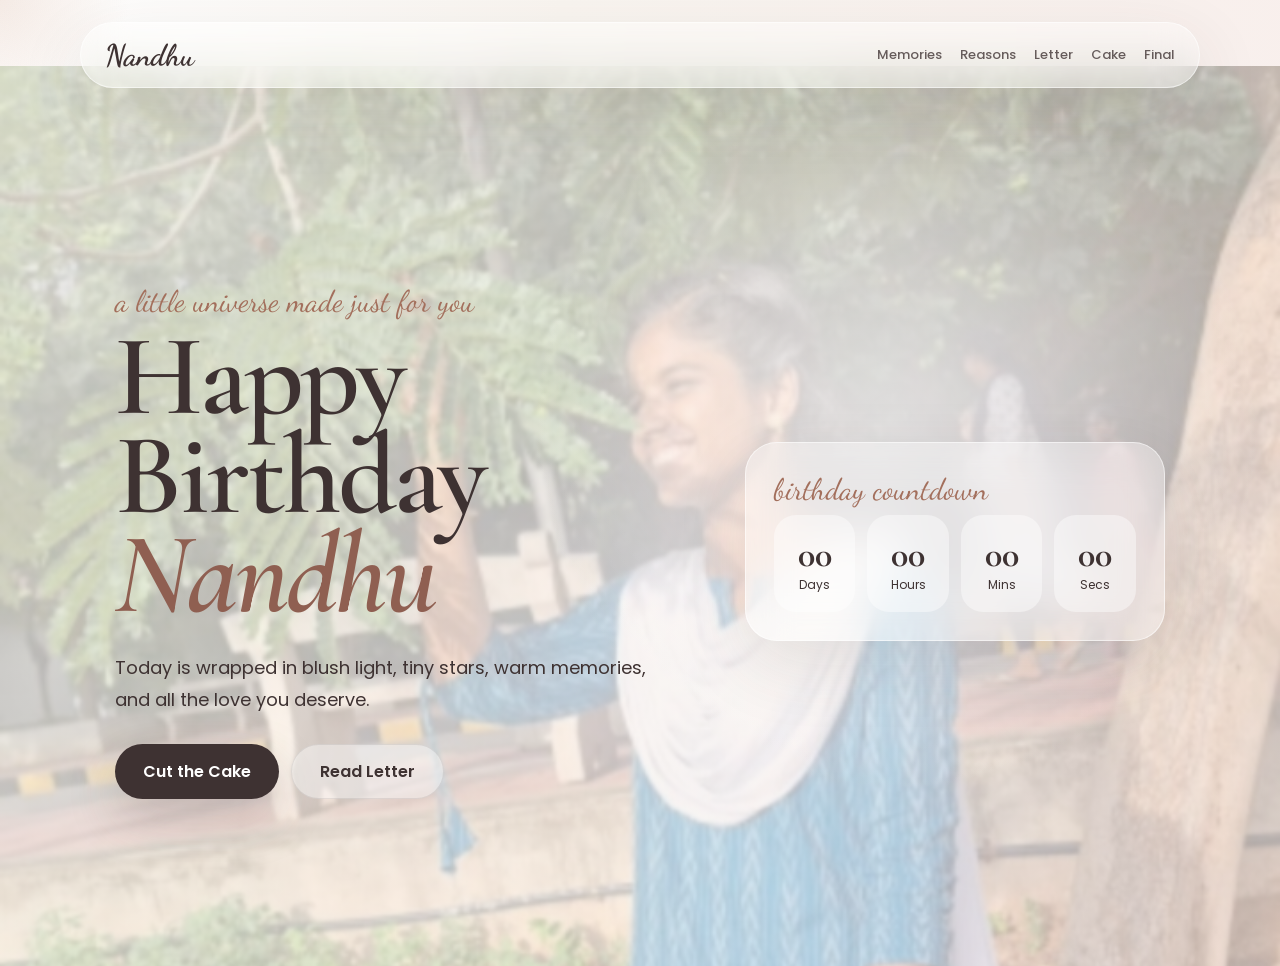
<file: index.html>
<!DOCTYPE html>
<html lang="en">
<head>
  <meta charset="UTF-8" />
  <meta name="viewport" content="width=device-width, initial-scale=1.0" />
  <title>Happy Birthday Nandhu</title>
  <link rel="preconnect" href="https://fonts.googleapis.com" />
  <link rel="preconnect" href="https://fonts.gstatic.com" crossorigin />
  <link href="https://fonts.googleapis.com/css2?family=Cormorant+Garamond:wght@400;500;600;700&family=Dancing+Script:wght@500;600;700&family=Poppins:wght@300;400;500;600;700&display=swap" rel="stylesheet" />
  <link rel="stylesheet" href="style.css" />
</head>
<body style="--hero-image: url('assets/13.jpg');">
  <div class="cursor-glow"></div>
  <div class="floating-bg"></div>

  <nav class="navbar glass">
    <a href="index.html" class="logo">Nandhu</a>
    <div class="nav-links">
      <a href="memories.html">Memories</a>
      <a href="reasons.html">Reasons</a>
      <a href="letter.html">Letter</a>
      <a href="cake.html">Cake</a>
      <a href="final.html">Final</a>
    </div>
  </nav>

  

  <main class="hero page-section">
    <div class="hero-overlay"></div>
    <section class="hero-content reveal">
      <p class="script-text">a little universe made just for you</p>
      <h1>Happy Birthday<br><span>Nandhu</span></h1>
      <p class="hero-desc">Today is wrapped in blush light, tiny stars, warm memories, and all the love you deserve.</p>
      <div class="hero-actions">
        <a class="btn primary" href="cake.html">Cut the Cake</a>
        <a class="btn ghost" href="letter.html">Read Letter</a>
      </div>
    </section>

      
    <aside class="countdown-card glass reveal delay-1">
      <p class="script-text">birthday countdown</p>
      <div class="countdown" id="countdown">
        <div><strong id="days">00</strong><span>Days</span></div>
        <div><strong id="hours">00</strong><span>Hours</span></div>
        <div><strong id="mins">00</strong><span>Mins</span></div>
        <div><strong id="secs">00</strong><span>Secs</span></div>
      </div>
    </aside>
  </main>

  <script src="script.js"></script>
</body>
</html>
</file>
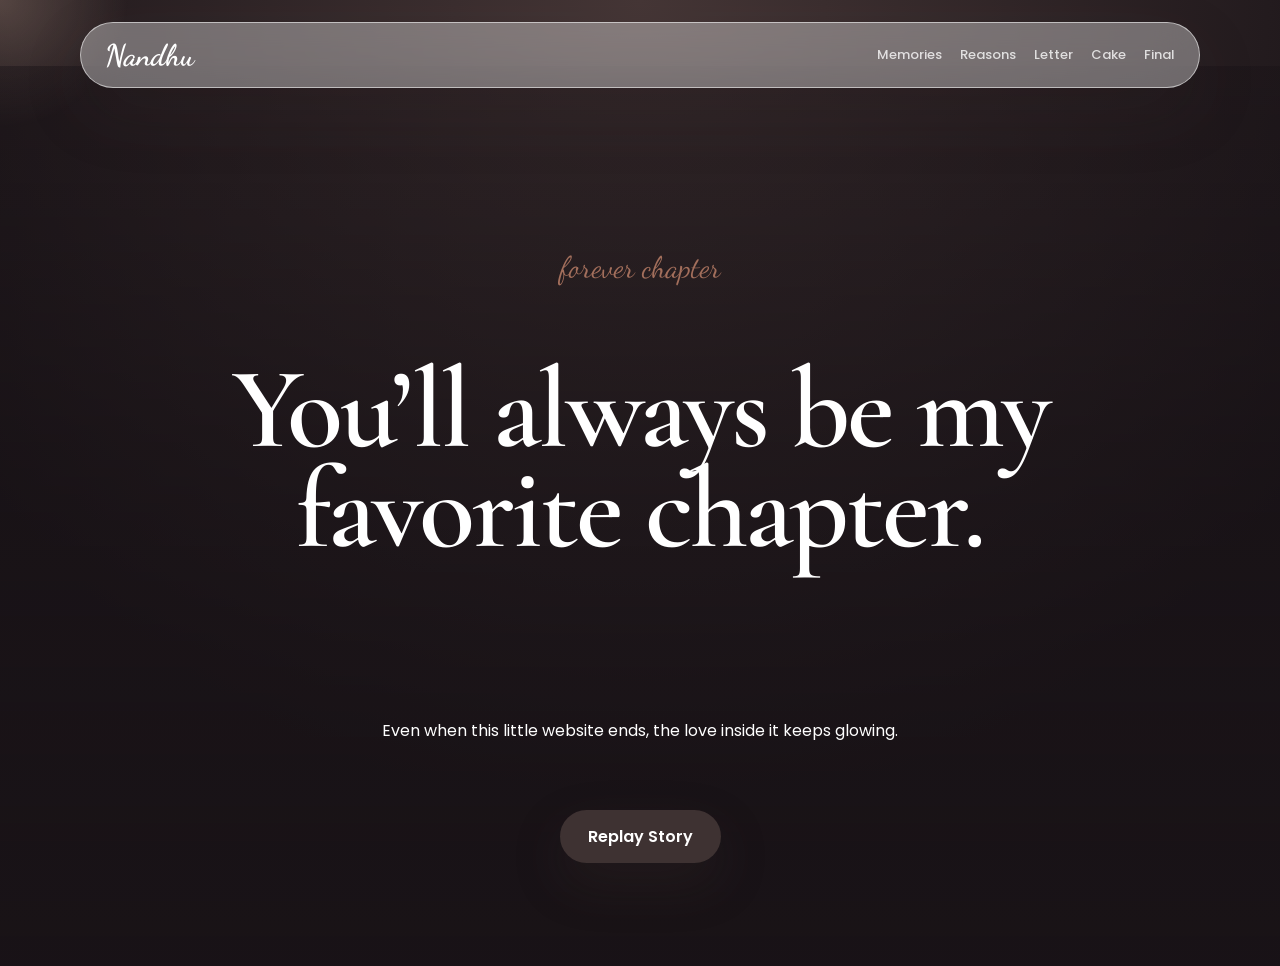
<file: final.html>
<!DOCTYPE html>
<html lang="en">
<head>
  <meta charset="UTF-8" />
  <meta name="viewport" content="width=device-width, initial-scale=1.0" />
  <title>Forever | Nandhu</title>
  <link href="https://fonts.googleapis.com/css2?family=Cormorant+Garamond:wght@400;500;600;700&family=Dancing+Script:wght@500;600;700&family=Poppins:wght@300;400;500;600;700&display=swap" rel="stylesheet" />
  <link rel="stylesheet" href="style.css" />
</head>
<body class="night" style="--final-image: url('assets/');">
  <div class="cursor-glow"></div>

  <nav class="navbar glass">
    <a href="index.html" class="logo">Nandhu</a>
    <div class="nav-links">
      <a href="memories.html">Memories</a>
      <a href="reasons.html">Reasons</a>
      <a href="letter.html">Letter</a>
      <a href="cake.html">Cake</a>
      <a href="final.html">Final</a>
    </div>
  </nav>

  <main class="final-page reveal">
    <p class="script-text">forever chapter</p>
    <h1>You’ll always be my favorite chapter.</h1>
    <br>
    <p>Even when this little website ends, the love inside it keeps glowing.</p>
    <a class="btn primary" href="index.html">Replay Story</a>
  </main>

  <script src="script.js"></script>
</body>
</html>
</file>
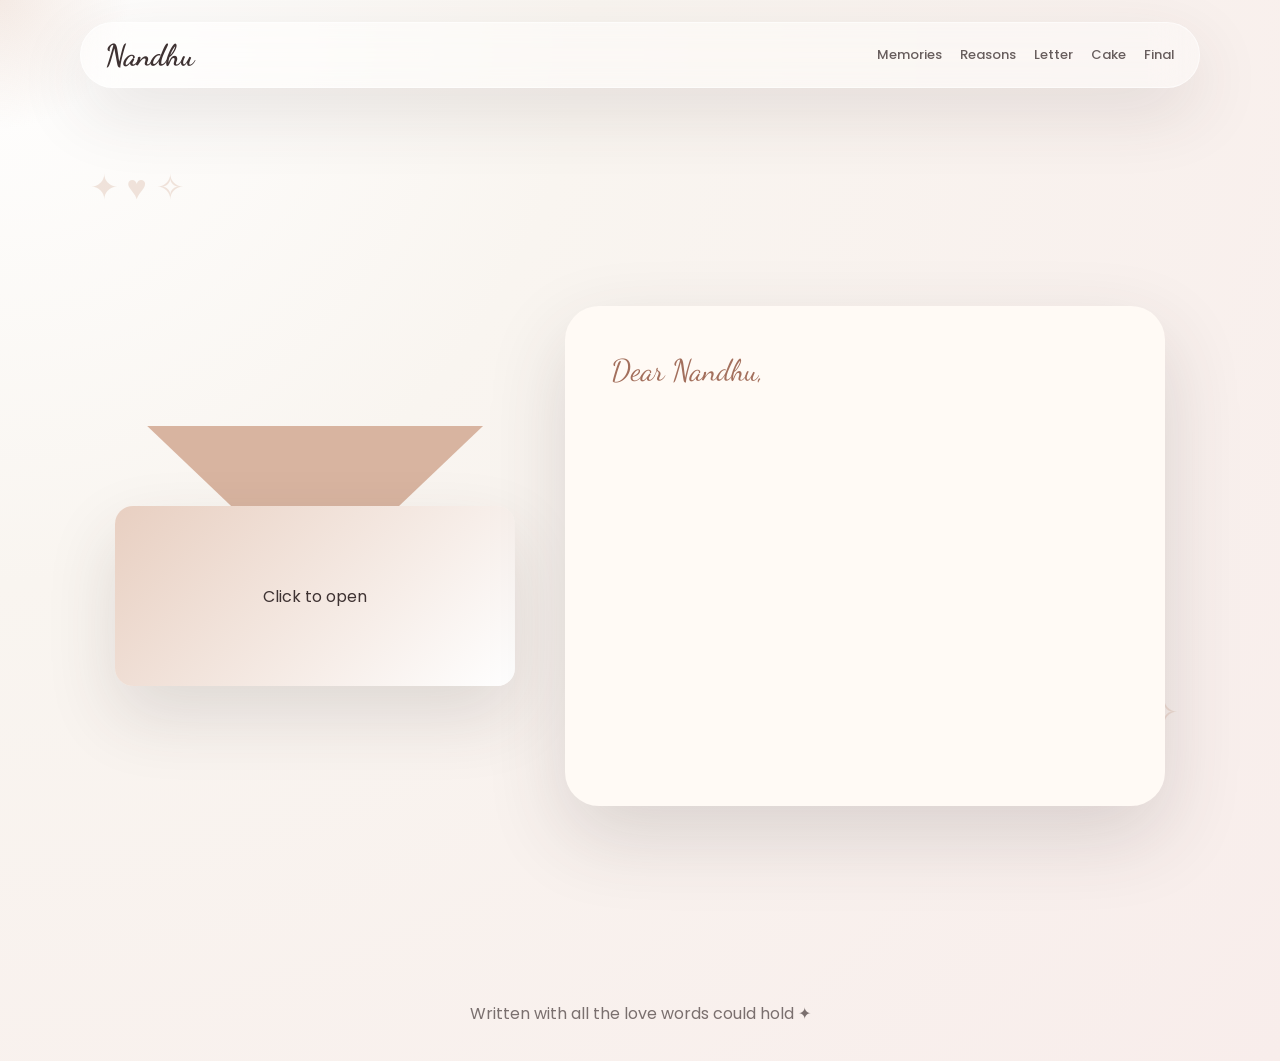
<file: letter.html>
<!DOCTYPE html>
<html lang="en">
<head>
  <meta charset="UTF-8" />
  <meta name="viewport" content="width=device-width, initial-scale=1.0" />
  <title>Letter | Nandhu</title>
  <link href="https://fonts.googleapis.com/css2?family=Cormorant+Garamond:wght@400;500;600;700&family=Dancing+Script:wght@500;600;700&family=Poppins:wght@300;400;500;600;700&display=swap" rel="stylesheet" />
  <link rel="stylesheet" href="style.css" />
</head>
<body>
  <div class="cursor-glow"></div>
  <div class="floating-bg"></div>

  <nav class="navbar glass">
    <a href="index.html" class="logo">Nandhu</a>
    <div class="nav-links">
      <a href="memories.html">Memories</a>
      <a href="reasons.html">Reasons</a>
      <a href="letter.html">Letter</a>
      <a href="cake.html">Cake</a>
      <a href="final.html">Final</a>
    </div>
  </nav>

  <main class="letter-page">
    <section class="envelope reveal" id="envelope">
      <div class="flap"></div>
      <div class="env-body"><p>Click to open</p></div>
    </section>

    <section class="letter-paper reveal delay-1" id="letterPaper">
      <p class="script-text">Dear Nandhu,</p>
      <p id="typedLetter"></p>
    </section>
  </main>

  <footer class="footer">Written with all the love words could hold ✦</footer>
  <script src="script.js"></script>
</body>
</html>
</file>
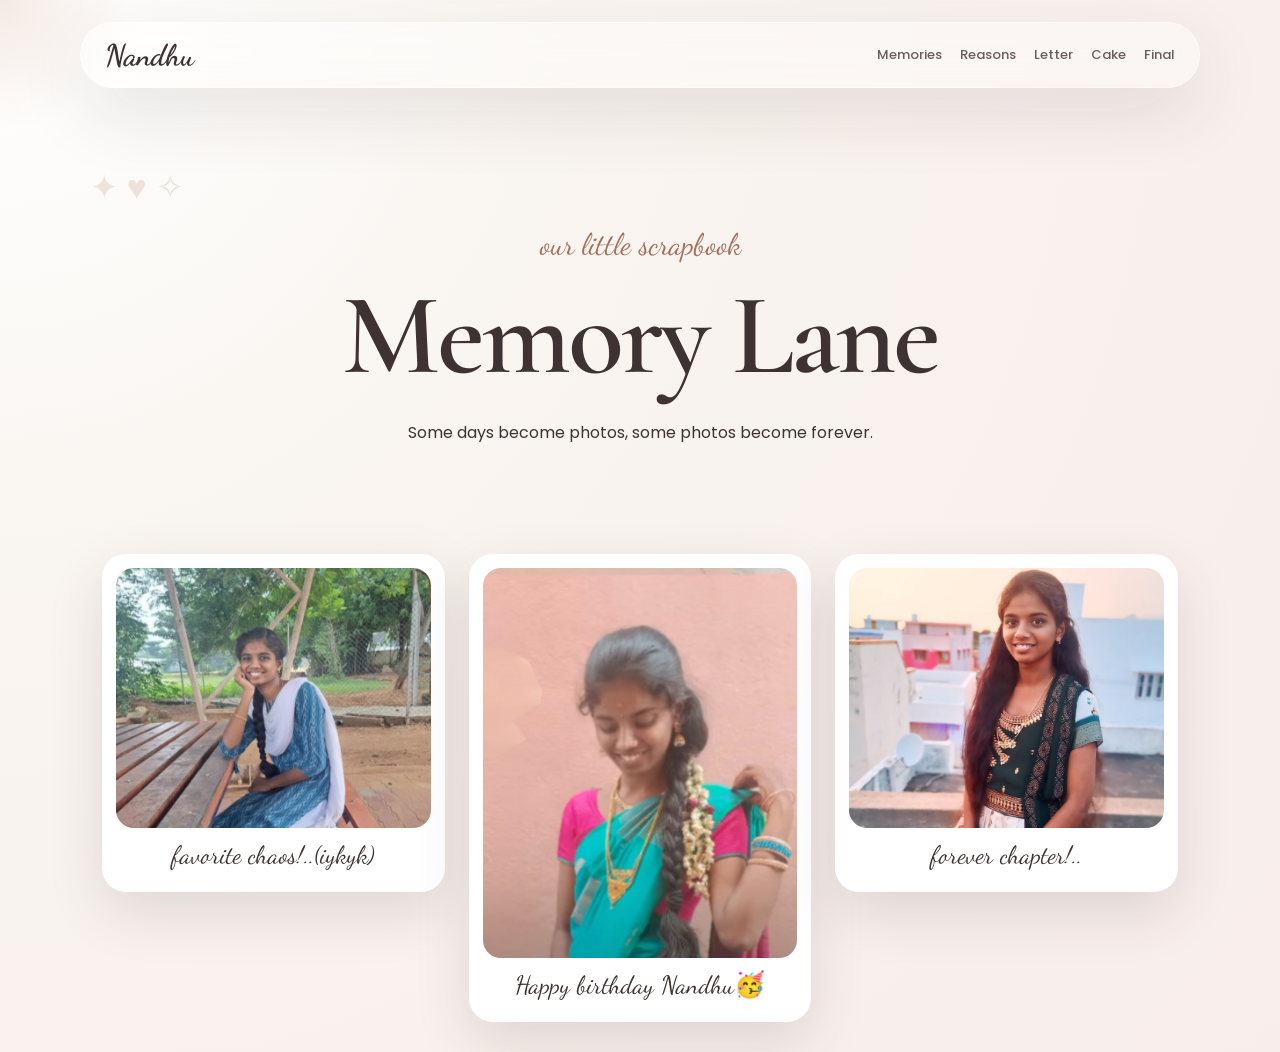
<file: memories.html>
<!DOCTYPE html>
<html lang="en">
<head>
  <meta charset="UTF-8" />
  <meta name="viewport" content="width=device-width, initial-scale=1.0" />
  <title>Memories | Nandhu</title>
  <link href="https://fonts.googleapis.com/css2?family=Cormorant+Garamond:wght@400;500;600;700&family=Dancing+Script:wght@500;600;700&family=Poppins:wght@300;400;500;600;700&display=swap" rel="stylesheet" />
  <link rel="stylesheet" href="style.css" />
</head>
<body>
  <div class="cursor-glow"></div>
  <div class="floating-bg"></div>

  <nav class="navbar glass">
    <a href="index.html" class="logo">Nandhu</a>
    <div class="nav-links">
      <a href="memories.html">Memories</a>
      <a href="reasons.html">Reasons</a>
      <a href="letter.html">Letter</a>
      <a href="cake.html">Cake</a>
      <a href="final.html">Final</a>
    </div>
  </nav>

  <header class="sub-hero reveal">
    <p class="script-text">our little scrapbook</p>
    <h1>Memory Lane</h1>
    <br>
    <p>Some days become photos, some photos become forever.</p>
  </header>

  <section class="masonry">
    <div class="polaroid reveal">
      <div class="photo" style="background-image: url('assets/2.jpg');"></div>
      <center>
      <p>favorite chaos!..(iykyk)</p>
      </center>
    </div>
    <div class="polaroid tall reveal delay-1">
      <div class="photo" style="background-image: url('assets/6.jpg');" >
  
</div>
<center>
      <p>Happy birthday Nandhu🥳</p>
</center>
    </div>
    <div class="polaroid reveal delay-2">
      <div class="photo" style="background-image: url('assets/9.jpeg');"></div>
      <center>
      <p>forever chapter!..</p>
      </center>
    </div>
  </section>

  <script src="script.js"></script>
</body>
</html>
</file>
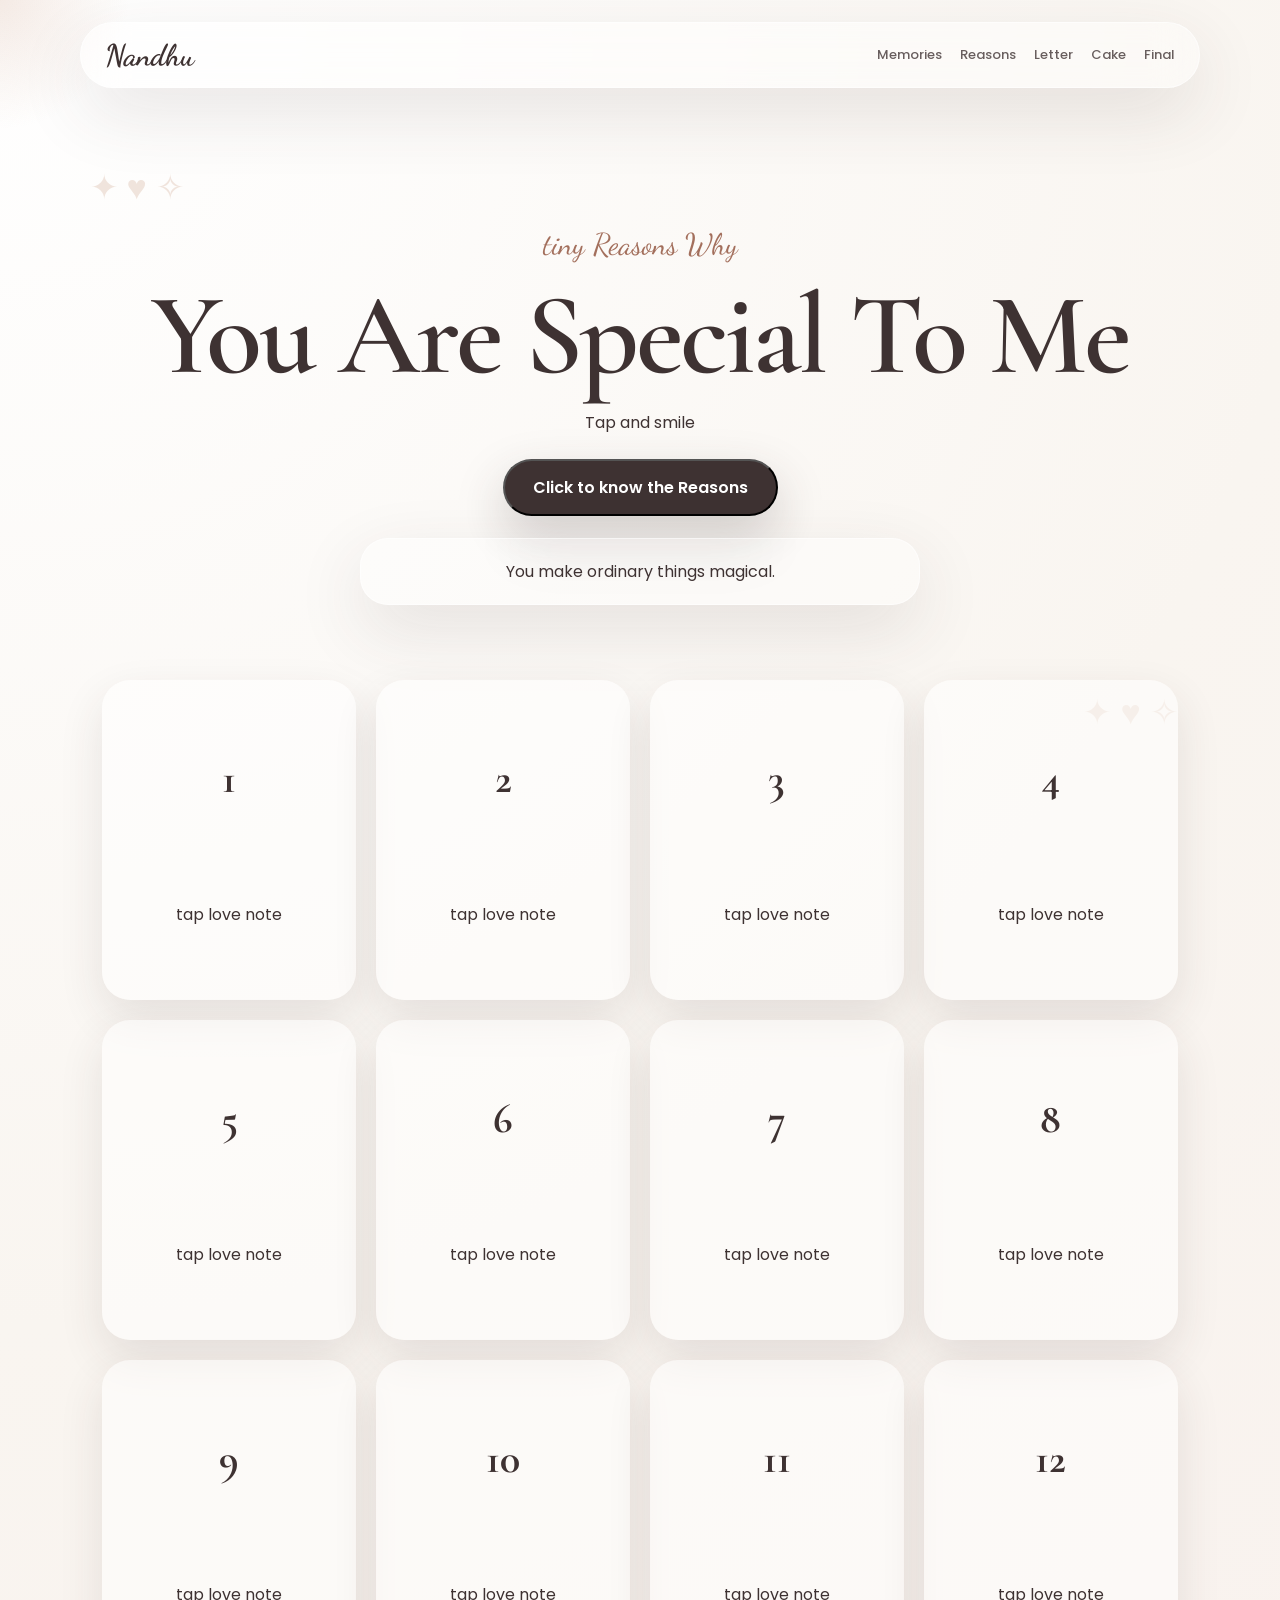
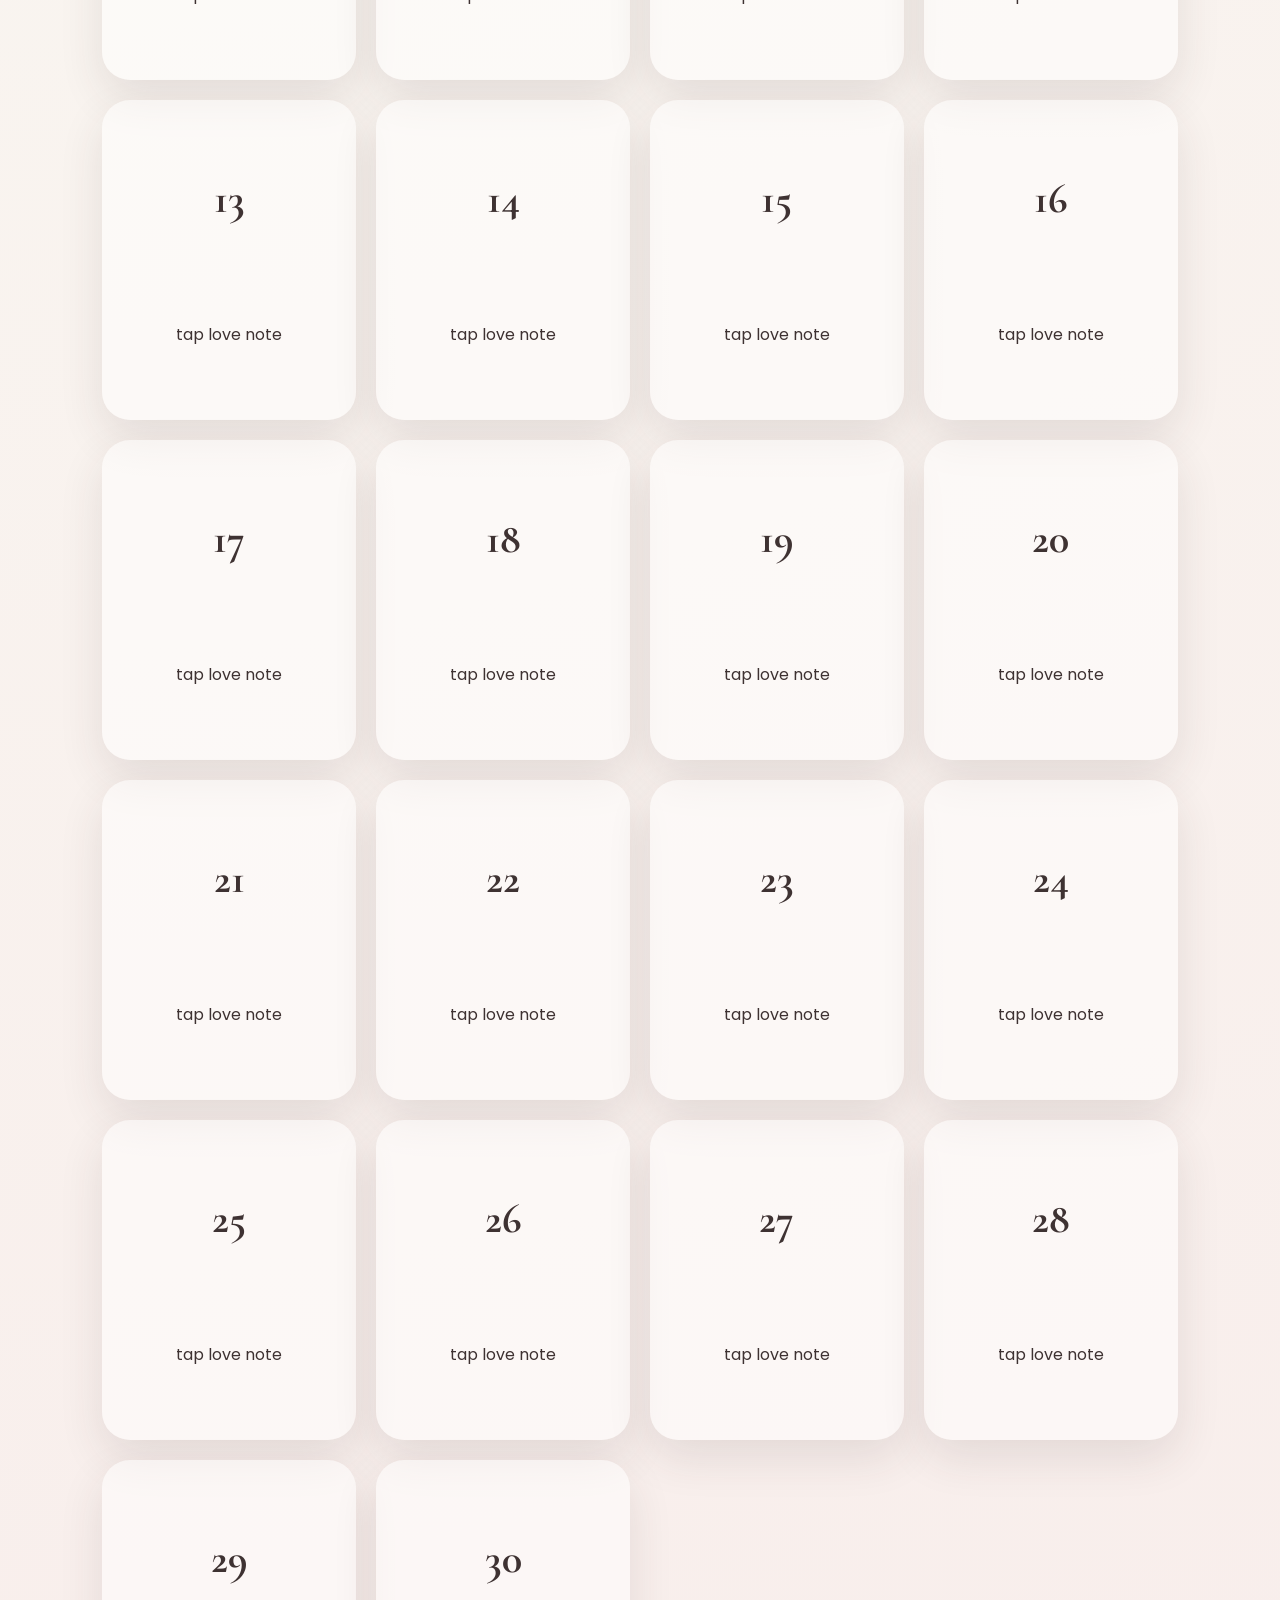
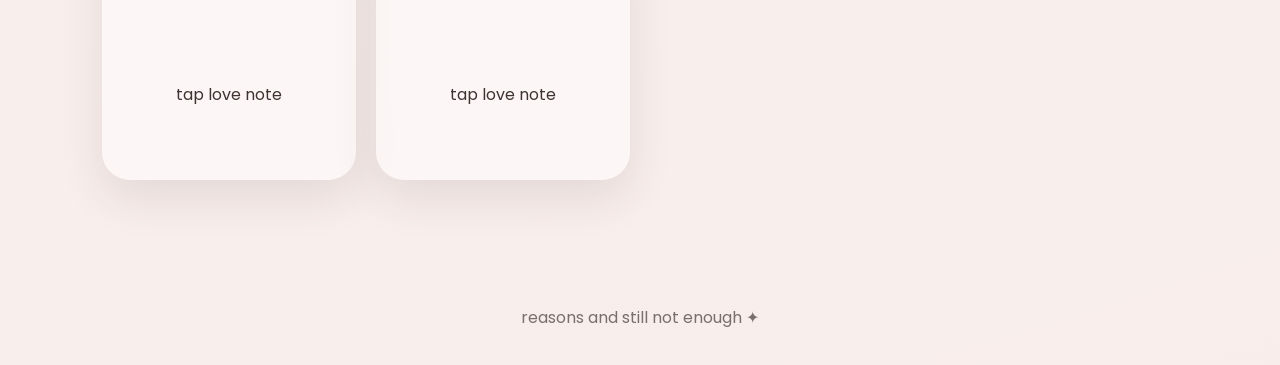
<file: reasons.html>
<!DOCTYPE html>
<html lang="en">
<head>
  <meta charset="UTF-8" />
  <meta name="viewport" content="width=device-width, initial-scale=1.0" />
  <title>Reasons | Nandhu</title>
  <link href="https://fonts.googleapis.com/css2?family=Cormorant+Garamond:wght@400;500;600;700&family=Dancing+Script:wght@500;600;700&family=Poppins:wght@300;400;500;600;700&display=swap" rel="stylesheet" />
  <link rel="stylesheet" href="style.css" />
</head>
<body>
  <div class="cursor-glow"></div>
  <div class="floating-bg"></div>

  <nav class="navbar glass">
    <a href="index.html" class="logo">Nandhu</a>
    <div class="nav-links">
      <a href="memories.html">Memories</a>
      <a href="reasons.html">Reasons</a>
      <a href="letter.html">Letter</a>
      <a href="cake.html">Cake</a>
      <a href="final.html">Final</a>
    </div>
  </nav>

  <header class="sub-hero reveal">
    <p class="script-text">tiny Reasons Why</p>
    <h1>You Are Special To Me</h1>
    <br
    <p>Tap and smile</p>
    <button class="btn primary" id="randomReasonBtn">Click to know the Reasons</button>
    <div class="random-reason glass" id="randomReason">You make ordinary things magical.</div>
  </header>

  <section
    class="reason-grid"
    id="reasonGrid"
    data-image-folder="assets"
    data-image-count="30"
    data-images="1.jpeg,2.jpg,3.png,4.jpeg,5.jpeg,6.jpg,7.jpeg,8.jpeg,9.jpeg,10.jpeg,11.jpg,12.jpg,13.jpg,14.jpg,15.jpg,16.jpg,17.jpg,18.jpg,19.jpg,20.jpg,21.jpg,22.jpg,23.jpg,24.jpg,25.jpg,26.jpeg,27.jpg,28.jpg,29.jpg,30.jpg">
  </section>

  <footer class="footer">reasons and still not enough ✦</footer>
  <script src="script.js"></script>
</body>
</html>
</file>
<file: style.css>
:root {
  --warm-white: #f9f5f0;
  --blush: #f8edeb;
  --rose: #e8cfc1;
  --champagne: #d8b4a0;
  --cocoa: #3e3232;
  --serif: "Cormorant Garamond", serif;
  --script: "Dancing Script", cursive;
  --body: "Poppins", sans-serif;
}

* {
  box-sizing: border-box;
  margin: 0;
  padding: 0;
}

html {
  scroll-behavior: smooth;
}

body {
  min-height: 100vh;
  overflow-x: hidden;
  color: var(--cocoa);
  font-family: var(--body);
  background: radial-gradient(circle at top left, #fff 0%, var(--warm-white) 35%, var(--blush) 100%);
}

a {
  color: inherit;
  text-decoration: none;
}

button {
  font: inherit;
}

.glass {
  background: rgba(255, 255, 255, 0.35);
  border: 1px solid rgba(255, 255, 255, 0.55);
  backdrop-filter: blur(22px);
  box-shadow: 0 24px 70px rgba(62, 50, 50, 0.12);
}

.navbar {
  position: fixed;
  top: 22px;
  left: 50%;
  z-index: 50;
  width: min(1120px, 92%);
  display: flex;
  align-items: center;
  justify-content: space-between;
  padding: 14px 24px;
  border-radius: 999px;
  transform: translateX(-50%);
}

.logo {
  font-family: var(--script);
  font-size: 30px;
  font-weight: 700;
}

.nav-links {
  display: flex;
  gap: 18px;
  font-size: 13px;
  font-weight: 500;
}

.nav-links a {
  opacity: 0.78;
  transition: 0.3s;
}

.nav-links a:hover {
  color: #9f6a59;
  opacity: 1;
}

.cursor-glow {
  position: fixed;
  z-index: 0;
  width: 280px;
  height: 280px;
  border-radius: 50%;
  pointer-events: none;
  background: radial-gradient(circle, rgba(216, 180, 160, 0.28), transparent 65%);
  transform: translate(-50%, -50%);
}

.floating-bg::before,
.floating-bg::after {
  content: "✦ ♥ ✧";
  position: fixed;
  z-index: 0;
  color: rgba(216, 180, 160, 0.35);
  font-size: 34px;
  animation: float 8s infinite ease-in-out;
}

.floating-bg::before {
  top: 18%;
  left: 7%;
}

.floating-bg::after {
  right: 8%;
  bottom: 18%;
  animation-delay: 2s;
}

.hero,
.page-section {
  min-height: 100vh;
}

.hero {
  position: relative;
  display: grid;
  grid-template-columns: 1.2fr 0.8fr;
  align-items: center;
  padding: 120px 9% 70px;
  background: linear-gradient(120deg, rgba(249, 245, 240, 0.78), rgba(248, 237, 235, 0.65)), var(--hero-image) center/cover;
}

.hero-overlay {
  position: absolute;
  inset: 0;
  background: radial-gradient(circle at 70% 40%, rgba(255, 255, 255, 0.55), transparent 35%);
}

.hero-content,
.countdown-card {
  position: relative;
  z-index: 2;
}

.script-text {
  margin-bottom: 8px;
  color: #a36f5c;
  font-family: var(--script);
  font-size: 30px;
}

.hero h1,
.sub-hero h1,
.final-page h1,
.cake-page h1 {
  font-family: var(--serif);
  font-size: clamp(62px, 9vw, 128px);
  font-weight: 600;
  line-height: 0.86;
  letter-spacing: -3px;
}

.hero h1 span {
  color: #8f5f51;
  font-style: italic;
}

.hero-desc {
  max-width: 560px;
  margin: 28px 0;
  font-size: 18px;
  line-height: 1.8;
}

.btn {
  display: inline-flex;
  align-items: center;
  justify-content: center;
  margin-right: 12px;
  padding: 14px 28px;
  border-radius: 999px;
  font-weight: 600;
  transition: 0.3s;
}

.primary {
  color: #fff;
  background: var(--cocoa);
  box-shadow: 0 20px 50px rgba(62, 50, 50, 0.22);
}

.ghost {
  background: rgba(255, 255, 255, 0.42);
  border: 1px solid rgba(62, 50, 50, 0.1);
}

.btn:hover,
.cut-cake-btn:hover {
  transform: translateY(-4px);
}

.countdown-card {
  max-width: 420px;
  padding: 28px;
  border-radius: 32px;
  
}

.countdown {
  display: grid;
  grid-template-columns: repeat(4, 1fr);
  gap: 12px;
}

.countdown div {
  padding: 18px 10px;
  text-align: center;
  background: rgba(255, 255, 255, 0.42);
  border-radius: 22px;
}

.countdown strong {
  font-family: var(--serif);
  font-size: 36px;
}

.countdown span {
  display: block;
  font-size: 12px;
}

.music-btn {
  position: fixed;
  right: 28px;
  bottom: 28px;
  z-index: 60;
  width: 56px;
  height: 56px;
  color: #fff;
  font-size: 24px;
  background: var(--cocoa);
  border: 0;
  border-radius: 50%;
  box-shadow: 0 18px 42px rgba(62, 50, 50, 0.25);
  cursor: pointer;
}

.sub-hero {
  padding: 150px 8% 55px;
  text-align: center;
}

.sub-hero p {
  max-width: 680px;
  margin: 10px auto 24px;
}

.masonry {
  columns: 3 260px;
  column-gap: 24px;
  padding: 30px 8%;
}

.polaroid {
  break-inside: avoid;
  margin-bottom: 24px;
  padding: 14px 14px 22px;
  background: #fff;
  border-radius: 24px;
  box-shadow: 0 20px 55px rgba(62, 50, 50, 0.14);
  transform: rotate(-1deg);
  transition: 0.35s;
}

.polaroid:nth-child(even) {
  transform: rotate(1.5deg);
}

.polaroid:hover {
  transform: translateY(-8px) rotate(0);
}

.photo {
  height: 260px;
  border-radius: 18px;
  background: linear-gradient(135deg, var(--rose), var(--champagne)) center/cover;
}
.photo video {
  width: 100%;
  height: 100%;
  border-radius: 18px;
  object-fit: cover;
  display: block;
}

.tall .photo {
  height: 390px;
}

.wide .photo {
  height: 230px;
}

.polaroid p {
  margin-top: 12px;
  font-family: var(--script);
  font-size: 25px;
}

.reason-grid {
  display: grid;
  grid-template-columns: repeat(auto-fit, minmax(210px, 1fr));
  gap: 20px;
  padding: 20px 8% 90px;
}

.reason-card {
  height: 320px;
  perspective: 900px;
  cursor: pointer;
}

.reason-inner {
  position: relative;
  width: 100%;
  height: 100%;
  transition: 0.7s;
  transform-style: preserve-3d;
}

.reason-card:hover .reason-inner,
.reason-card:focus-within .reason-inner {
  transform: rotateY(180deg);
}

.reason-front,
.reason-back {
  position: absolute;
  inset: 0;
  display: grid;
  place-items: center;
  padding: 24px;
  text-align: center;
  border-radius: 28px;
  backface-visibility: hidden;
  box-shadow: 0 18px 45px rgba(62, 50, 50, 0.11);
}

.reason-front {
  background: rgba(255, 255, 255, 0.5);
}

.reason-front h3 {
  font-family: var(--serif);
  font-size: 42px;
}

.reason-back {
  color: #fff;
  background-position: center;
  background-size: cover;
  transform: rotateY(180deg);
  place-items: end center;
  padding: 24px 20px 22px;
}

.reason-back p {
  width: 100%;
  margin: 0;
  font-family: var(--script);
  font-size: 25px;
  line-height: 1.25;
  text-shadow: 0 8px 24px rgba(0, 0, 0, 0.55);
}

.random-reason {
  max-width: 560px;
  margin: 22px auto 0;
  padding: 20px;
  border-radius: 28px;
}

.letter-page {
  min-height: 100vh;
  display: grid;
  grid-template-columns: 0.8fr 1.2fr;
  gap: 50px;
  align-items: center;
  padding: 150px 9% 70px;
}

.envelope {
  position: relative;
  height: 260px;
  cursor: pointer;
}

.env-body {
  position: absolute;
  bottom: 0;
  display: grid;
  place-items: center;
  width: 100%;
  height: 180px;
  border-radius: 18px;
  background: linear-gradient(135deg, var(--rose), #fff);
  box-shadow: 0 30px 70px rgba(62, 50, 50, 0.14);
}

.flap {
  position: absolute;
  top: 0;
  left: 8%;
  width: 84%;
  height: 160px;
  background: var(--champagne);
  clip-path: polygon(50% 100%, 0 0, 100% 0);
  transform-origin: top;
  transition: 0.7s;
}

.envelope.open .flap {
  transform: rotateX(180deg);
}

.letter-paper {
  min-height: 500px;
  padding: 46px;
  background: #fffaf5;
  border-radius: 34px;
  box-shadow: 0 30px 80px rgba(62, 50, 50, 0.16);
}

.letter-paper h1 {
  font-family: var(--serif);
  font-size: 58px;
}

.letter-paper p:last-child {
  font-size: 17px;
  line-height: 2;
}

.night {
  color: #fff;
  background: radial-gradient(circle at top, #453636 0%, #191317 70%);
}

.cake-page,
.final-page {
  min-height: 100vh;
  display: grid;
  place-items: center;
  padding: 150px 8% 70px;
  text-align: center;
}

.final-page {
  background: linear-gradient(rgba(25, 19, 23, 0.45), rgba(25, 19, 23, 0.86)), var(--final-image) center/cover;
}

.cake-page h1,
.final-page h1 {
  max-width: 900px;
}


.cake-section {
  position: relative;
  display: flex;
  flex-direction: column;
  align-items: center;
  justify-content: center;
  min-height: 62vh;
  overflow: visible;
}

.cake-glow {
  position: absolute;
  width: 460px;
  height: 460px;
  border-radius: 50%;
  background: radial-gradient(circle, rgba(255, 214, 186, 0.34), transparent 68%);
  filter: blur(2px);
}

.cake-stage-text {
  position: relative;
  z-index: 8;
  margin: 18px auto 28px;
  max-width: 620px;
  padding: 14px 22px;
  border: 1px solid rgba(255, 255, 255, 0.32);
  border-radius: 999px;
  background: rgba(255, 255, 255, 0.13);
  color: rgba(255, 255, 255, 0.88);
  backdrop-filter: blur(14px);
  font-size: 14px;
}

.cake {
  position: relative;
  width: 390px;
  height: 330px;
  margin-bottom: 38px;
  overflow: visible;
}

.plate {
  position: absolute;
  left: 50%;
  bottom: -18px;
  width: 390px;
  height: 34px;
  border-radius: 50%;
  background: rgba(255, 255, 255, 0.34);
  transform: translateX(-50%);
  box-shadow: 0 26px 45px rgba(0, 0, 0, 0.24);
}

.candles {
  position: absolute;
  top: 2px;
  left: 50%;
  z-index: 7;
  display: flex;
  gap: 28px;
  transform: translateX(-50%);
  transition: 0.85s ease;
}

.candle {
  position: relative;
  display: block;
  width: 13px;
  height: 58px;
  margin-top: 24px;
  border-radius: 8px;
  background: repeating-linear-gradient(45deg, #fff 0 7px, #f7a7b5 7px 14px);
  box-shadow: inset 0 -8px 12px rgba(0, 0, 0, 0.08);
}

.flame {
  position: absolute;
  top: -28px;
  left: 50%;
  width: 16px;
  height: 30px;
  border-radius: 50% 50% 45% 45%;
  background: radial-gradient(circle at 50% 65%, #fff7a8 0 24%, #ffd166 25% 56%, #ff7b00 57% 100%);
  transform: translateX(-50%);
  box-shadow: 0 0 18px #ffb347, 0 0 36px rgba(255, 179, 71, 0.72);
  animation: flicker 0.8s infinite alternate;
  transform-origin: bottom center;
  transition: 0.45s ease;
}

.smoke {
  position: absolute;
  top: -30px;
  left: 50%;
  width: 10px;
  height: 10px;
  border-radius: 50%;
  background: rgba(255, 255, 255, 0.72);
  opacity: 0;
  filter: blur(3px);
  transform: translateX(-50%) scale(0.3);
}

.cake.blow .flame {
  opacity: 0;
  transform: translateX(-50%) translateY(12px) scale(0.1) rotate(18deg);
  box-shadow: none;
}

.cake.blow .smoke {
  animation: smokeUp 1.45s ease-out forwards;
}

.cake.blow .candle:nth-child(2) .smoke {
  animation-delay: 0.15s;
}

.cake.blow .candle:nth-child(3) .smoke {
  animation-delay: 0.3s;
}

.cake-top,
.cake-middle,
.cake-bottom,
.cake-slice {
  position: absolute;
  left: 50%;
  border-radius: 22px;
  transform: translateX(-50%);
  transition: 0.9s cubic-bezier(0.22, 0.82, 0.22, 1);
}

.cake-top,
.cake-middle,
.cake-bottom {
  z-index: 3;
  box-shadow: 0 24px 42px rgba(0, 0, 0, 0.22);
  overflow: hidden;
}

.cake-top::after,
.cake-middle::after,
.cake-bottom::after {
  content: "";
  position: absolute;
  inset: 11px 18px auto;
  height: 12px;
  border-radius: 999px;
  background: rgba(255, 255, 255, 0.38);
}

.cake-bottom {
  bottom: 24px;
  width: 330px;
  height: 92px;
  background: linear-gradient(135deg, #e8cfc1, #c8937a);
}

.cake-middle {
  bottom: 104px;
  width: 270px;
  height: 84px;
  background: linear-gradient(135deg, #f8edeb, #e7b7aa);
}

.cake-top {
  bottom: 176px;
  width: 210px;
  height: 74px;
  background: linear-gradient(135deg, #fff5f2, #f1c8bb);
}

.cut-line {
  position: absolute;
  left: 57%;
  bottom: 24px;
  z-index: 6;
  width: 3px;
  height: 228px;
  border-radius: 999px;
  background: rgba(255, 255, 255, 0.85);
  opacity: 0;
  transform: rotate(10deg) scaleY(0);
  transform-origin: top;
  box-shadow: 0 0 18px rgba(255, 255, 255, 0.65);
}

.cake.knife-in .cut-line {
  opacity: 1;
  animation: cutTrace 0.75s ease-in-out forwards;
}

.cake-slice {
  z-index: 5;
  right: 20px;
  left: auto;
  bottom: 24px;
  width: 126px;
  height: 225px;
  border-radius: 18px 22px 20px 18px;
  background: linear-gradient(135deg, #fff5f2 0 30%, #f8edeb 30% 63%, #e8cfc1 63% 100%);
  clip-path: polygon(13% 0, 100% 13%, 78% 100%, 0 100%);
  opacity: 0;
  transform: translateX(-12px) rotate(0deg) scale(0.97);
  box-shadow: 0 28px 48px rgba(0, 0, 0, 0.25);
}

.cake-slice::before {
  content: "";
  position: absolute;
  inset: 0;
  background: radial-gradient(circle at 62% 38%, rgba(195, 92, 92, 0.65) 0 4px, transparent 5px),
    radial-gradient(circle at 48% 72%, rgba(195, 92, 92, 0.55) 0 4px, transparent 5px);
}

.knife {
  position: absolute;
  top: 0;
  right: -170px;
  z-index: 9;
  width: 218px;
  height: 44px;
  opacity: 0;
  transform: translate(80px, -20px) rotate(-34deg);
  transform-origin: right center;
  transition: 1s cubic-bezier(0.22, 0.82, 0.22, 1);
}

.knife-blade {
  position: absolute;
  left: 0;
  top: 12px;
  width: 158px;
  height: 18px;
  border-radius: 999px 4px 4px 999px;
  background: linear-gradient(90deg, #ffffff, #d7d7d7 55%, #9e9e9e);
  box-shadow: 0 14px 28px rgba(0, 0, 0, 0.25);
}

.knife-blade::before {
  content: "";
  position: absolute;
  left: 4px;
  top: 3px;
  width: 120px;
  height: 4px;
  border-radius: 999px;
  background: rgba(255, 255, 255, 0.8);
}

.knife-handle {
  position: absolute;
  right: 0;
  top: 5px;
  width: 68px;
  height: 32px;
  border-radius: 999px;
  background: linear-gradient(135deg, #714948, #3e292d);
  box-shadow: inset 8px 0 10px rgba(255, 255, 255, 0.08), 0 12px 24px rgba(0, 0, 0, 0.28);
}

.cake.knife-in .knife {
  opacity: 1;
  transform: translate(-205px, 128px) rotate(-21deg);
}

.cake.sliced .knife {
  opacity: 0;
  transform: translate(-245px, 170px) rotate(-12deg);
}

.cake.sliced .cake-top,
.cake.sliced .cake-middle,
.cake.sliced .cake-bottom {
  clip-path: polygon(0 0, 62% 0, 52% 100%, 0 100%);
}

.cake.sliced .cake-slice {
  opacity: 1;
  transform: translate(78px, 34px) rotate(12deg) scale(1);
}

.cake.sliced .candles {
  transform: translateX(-83%) translateY(-4px) rotate(-5deg);
}

.cut-cake-btn {
  position: relative;
  z-index: 8;
  padding: 18px 40px;
  color: #3e3232;
  font-size: 18px;
  font-weight: 600;
  cursor: pointer;
  background: rgba(255, 255, 255, 0.82);
  border: 0;
  border-radius: 50px;
  box-shadow: 0 10px 30px rgba(0, 0, 0, 0.16);
  transition: 0.4s;
}

.cut-cake-btn:hover {
  transform: translateY(-4px) scale(1.03);
}

.cut-cake-btn:disabled {
  cursor: default;
  opacity: 0.92;
  transform: none;
}

@keyframes smokeUp {
  0% { opacity: 0; transform: translateX(-50%) translateY(0) scale(0.35); }
  20% { opacity: 0.8; }
  100% { opacity: 0; transform: translateX(-50%) translateY(-58px) scale(2.3); }
}

@keyframes cutTrace {
  0% { transform: rotate(10deg) scaleY(0); }
  100% { transform: rotate(10deg) scaleY(1); }
}

#confetti {
  position: fixed;
  inset: 0;
  pointer-events: none;
}

.footer {
  padding: 35px;
  color: rgba(62, 50, 50, 0.68);
  text-align: center;
}

.night .footer {
  color: rgba(255, 255, 255, 0.65);
}

.reveal {
  opacity: 0;
  transform: translateY(24px);
  animation: reveal 0.8s forwards;
}

.delay-1 {
  animation-delay: 0.18s;
}

.delay-2 {
  animation-delay: 0.34s;
}

@keyframes reveal {
  to {
    opacity: 1;
    transform: none;
  }
}

@keyframes float {
  50% {
    transform: translateY(-26px) rotate(8deg);
  }
}

@keyframes flicker {
  to {
    transform: scale(1.15) translateY(-2px);
    opacity: 0.84;
  }
}

@media (max-width: 900px) {
  .hero,
  .letter-page {
    grid-template-columns: 1fr;
  }

  .nav-links {
    display: none;
  }

  .hero {
    padding-top: 145px;
  }

  .hero h1,
  .sub-hero h1,
  .final-page h1,
  .cake-page h1 {
    font-size: 64px;
  }

  .countdown {
    grid-template-columns: repeat(2, 1fr);
  }

  .cake {
    transform: scale(0.86);
  }
}


/* =========================================================
   RESPONSIVE FIXES
   Added to make the birthday website work nicely on laptops,
   tablets, mobile phones, and very small screens.
   ========================================================= */

html {
  -webkit-text-size-adjust: 100%;
}

body {
  width: 100%;
}

img,
video,
canvas {
  max-width: 100%;
}

main,
header,
section,
footer,
.navbar {
  position: relative;
}

.hero-content,
.countdown-card,
.sub-hero,
.masonry,
.reason-grid,
.letter-page,
.cake-page,
.final-page,
.footer {
  z-index: 1;
}

.navbar {
  gap: 14px;
}

.nav-links {
  min-width: 0;
}

.nav-links a {
  white-space: nowrap;
}

.hero-actions {
  display: flex;
  flex-wrap: wrap;
  gap: 12px;
}

.hero-actions .btn,
.final-page .btn,
.sub-hero .btn {
  margin-right: 0;
}

.countdown-card {
  width: 100%;
  justify-self: center;
}

.masonry {
  width: 100%;
}

.photo {
  overflow: hidden;
  background-position: center;
  background-size: cover;
}

.reason-card:focus .reason-inner {
  transform: rotateY(180deg);
}

.letter-paper,
.random-reason,
.countdown-card,
.polaroid,
.reason-front,
.reason-back {
  overflow-wrap: anywhere;
}

/* Laptop / small desktop */
@media (max-width: 1100px) {
  .hero {
    grid-template-columns: 1fr 0.9fr;
    gap: 36px;
    padding-inline: 6%;
  }

  .letter-page {
    gap: 34px;
    padding-inline: 6%;
  }

  .cake-page,
  .final-page {
    padding-inline: 6%;
  }
}

/* Tablet */
@media (max-width: 900px) {
  .navbar {
    top: 14px;
    width: min(720px, 94%);
    align-items: center;
  }

  .nav-links {
    display: flex;
    gap: 12px;
    max-width: 70%;
    overflow-x: auto;
    padding: 6px 2px 7px;
    scrollbar-width: none;
  }

  .nav-links::-webkit-scrollbar {
    display: none;
  }

  .nav-links a {
    padding: 8px 12px;
    border-radius: 999px;
    background: rgba(255, 255, 255, 0.38);
  }

  .hero,
  .letter-page {
    grid-template-columns: 1fr;
  }

  .hero {
    gap: 36px;
    min-height: auto;
    padding: 145px 6% 70px;
    background-position: center top;
  }

  .hero h1,
  .sub-hero h1,
  .final-page h1,
  .cake-page h1 {
    font-size: clamp(52px, 12vw, 82px);
    letter-spacing: -2px;
  }

  .countdown {
    grid-template-columns: repeat(4, 1fr);
  }

  .sub-hero {
    padding: 135px 6% 45px;
  }

  .masonry {
    columns: 2 240px;
    padding-inline: 6%;
  }

  .reason-grid {
    grid-template-columns: repeat(auto-fit, minmax(180px, 1fr));
    padding-inline: 6%;
  }

  .letter-page {
    min-height: auto;
    padding: 135px 6% 60px;
  }

  .envelope {
    max-width: 460px;
    width: 100%;
    margin: 0 auto;
  }

  .letter-paper {
    min-height: 360px;
  }

  .cake-page,
  .final-page {
    min-height: auto;
    padding: 135px 6% 60px;
  }

  .cake-section {
    min-height: 560px;
  }

  .cake {
    transform: scale(0.86);
    transform-origin: center top;
  }
}

/* Mobile */
@media (max-width: 640px) {
  .glass {
    backdrop-filter: blur(16px);
  }

  .navbar {
    top: 10px;
    width: 94%;
    flex-direction: column;
    justify-content: center;
    padding: 12px 14px;
    border-radius: 26px;
  }

  .logo {
    font-size: 28px;
    line-height: 1;
  }

  .nav-links {
    width: 100%;
    max-width: 100%;
    justify-content: flex-start;
    font-size: 12px;
  }

  .cursor-glow {
    display: none;
  }

  .floating-bg::before,
  .floating-bg::after {
    font-size: 24px;
    opacity: 0.65;
  }

  .hero {
    min-height: 100svh;
    padding: 150px 5% 46px;
    text-align: center;
  }

  .script-text {
    font-size: 25px;
  }

  .hero h1,
  .sub-hero h1,
  .final-page h1,
  .cake-page h1 {
    font-size: clamp(44px, 15vw, 62px);
    line-height: 0.92;
    letter-spacing: -1.4px;
  }

  .hero-desc {
    margin: 22px auto;
    font-size: 15px;
    line-height: 1.75;
  }

  .hero-actions {
    justify-content: center;
  }

  .btn {
    width: min(100%, 280px);
    padding: 13px 20px;
  }

  .countdown-card {
    padding: 20px;
    border-radius: 26px;
  }

  .countdown {
    grid-template-columns: repeat(2, 1fr);
    gap: 10px;
  }

  .countdown div {
    padding: 14px 8px;
    border-radius: 18px;
  }

  .countdown strong {
    font-size: 31px;
  }

  .music-btn {
    right: 18px;
    bottom: 18px;
    width: 50px;
    height: 50px;
    font-size: 22px;
  }

  .sub-hero {
    padding: 145px 5% 35px;
  }

  .sub-hero p {
    font-size: 14px;
    line-height: 1.7;
  }

  .masonry {
    columns: 1;
    padding: 20px 5% 60px;
  }

  .polaroid {
    margin-bottom: 18px;
    border-radius: 22px;
    transform: none;
  }

  .polaroid:nth-child(even),
  .polaroid:hover {
    transform: none;
  }

  .photo,
  .wide .photo {
    height: 245px;
  }

  .tall .photo {
    height: 340px;
  }

  .reason-grid {
    grid-template-columns: 1fr;
    gap: 16px;
    padding: 16px 5% 65px;
  }

  .reason-card {
    height: 172px;
  }

  .reason-front,
  .reason-back {
    border-radius: 24px;
  }

  .reason-back p,
  .polaroid p {
    font-size: 23px;
  }

  .random-reason {
    margin-top: 16px;
    padding: 16px;
    font-size: 14px;
  }

  .letter-page {
    padding: 145px 5% 45px;
    gap: 26px;
  }

  .envelope {
    height: 220px;
  }

  .env-body {
    height: 150px;
  }

  .flap {
    height: 135px;
  }

  .letter-paper {
    min-height: 330px;
    padding: 28px 22px;
    border-radius: 28px;
  }

  .letter-paper p:last-child {
    font-size: 15px;
    line-height: 1.9;
  }

  .cake-page,
  .final-page {
    padding: 145px 5% 48px;
  }

  .final-page p,
  .cake-page p {
    font-size: 14px;
    line-height: 1.7;
  }

  .cake-section {
    min-height: 500px;
    width: 100%;
  }

  .cake-glow {
    width: 320px;
    height: 320px;
  }

  .cake-stage-text {
    width: min(100%, 330px);
    margin-bottom: 12px;
    padding: 12px 16px;
    white-space: normal;
  }

  .cake {
    margin-bottom: -10px;
    transform: scale(0.72);
    transform-origin: center top;
  }

  .cut-cake-btn {
    width: min(100%, 310px);
    padding: 15px 22px;
    font-size: 16px;
  }

  .footer {
    padding: 25px 18px;
    font-size: 13px;
  }
}

/* Very small phones */
@media (max-width: 380px) {
  .navbar {
    width: 96%;
    padding-inline: 10px;
  }

  .nav-links a {
    padding: 7px 10px;
  }

  .hero,
  .sub-hero,
  .letter-page,
  .cake-page,
  .final-page {
    padding-inline: 4%;
  }

  .hero h1,
  .sub-hero h1,
  .final-page h1,
  .cake-page h1 {
    font-size: clamp(39px, 14vw, 50px);
  }

  .script-text {
    font-size: 23px;
  }

  .photo,
  .wide .photo {
    height: 220px;
  }

  .tall .photo {
    height: 300px;
  }

  .countdown strong {
    font-size: 28px;
  }

  .cake-section {
    min-height: 470px;
  }

  .cake {
    transform: scale(0.64);
    margin-bottom: -48px;
  }
}

@media (prefers-reduced-motion: reduce) {
  *,
  *::before,
  *::after {
    scroll-behavior: auto !important;
    animation-duration: 0.001ms !important;
    animation-iteration-count: 1 !important;
    transition-duration: 0.001ms !important;
  }
}
</file>
